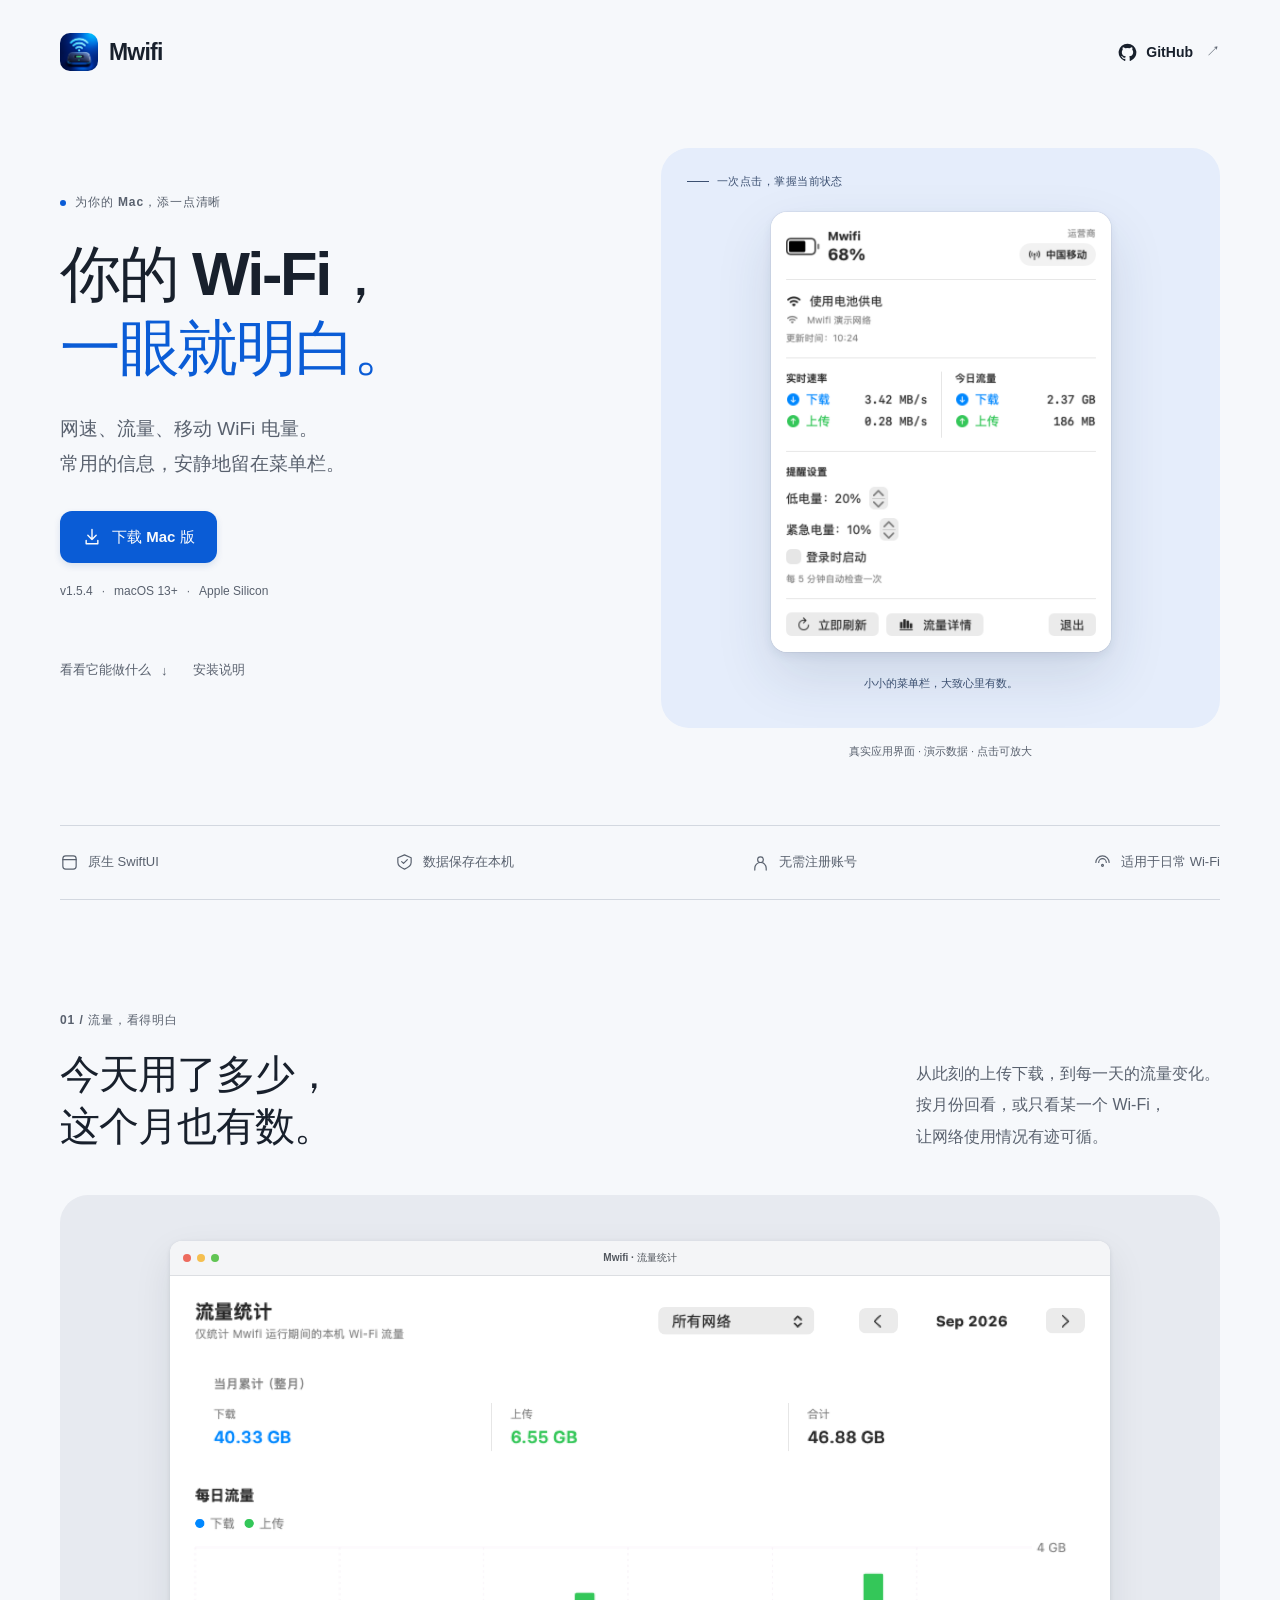
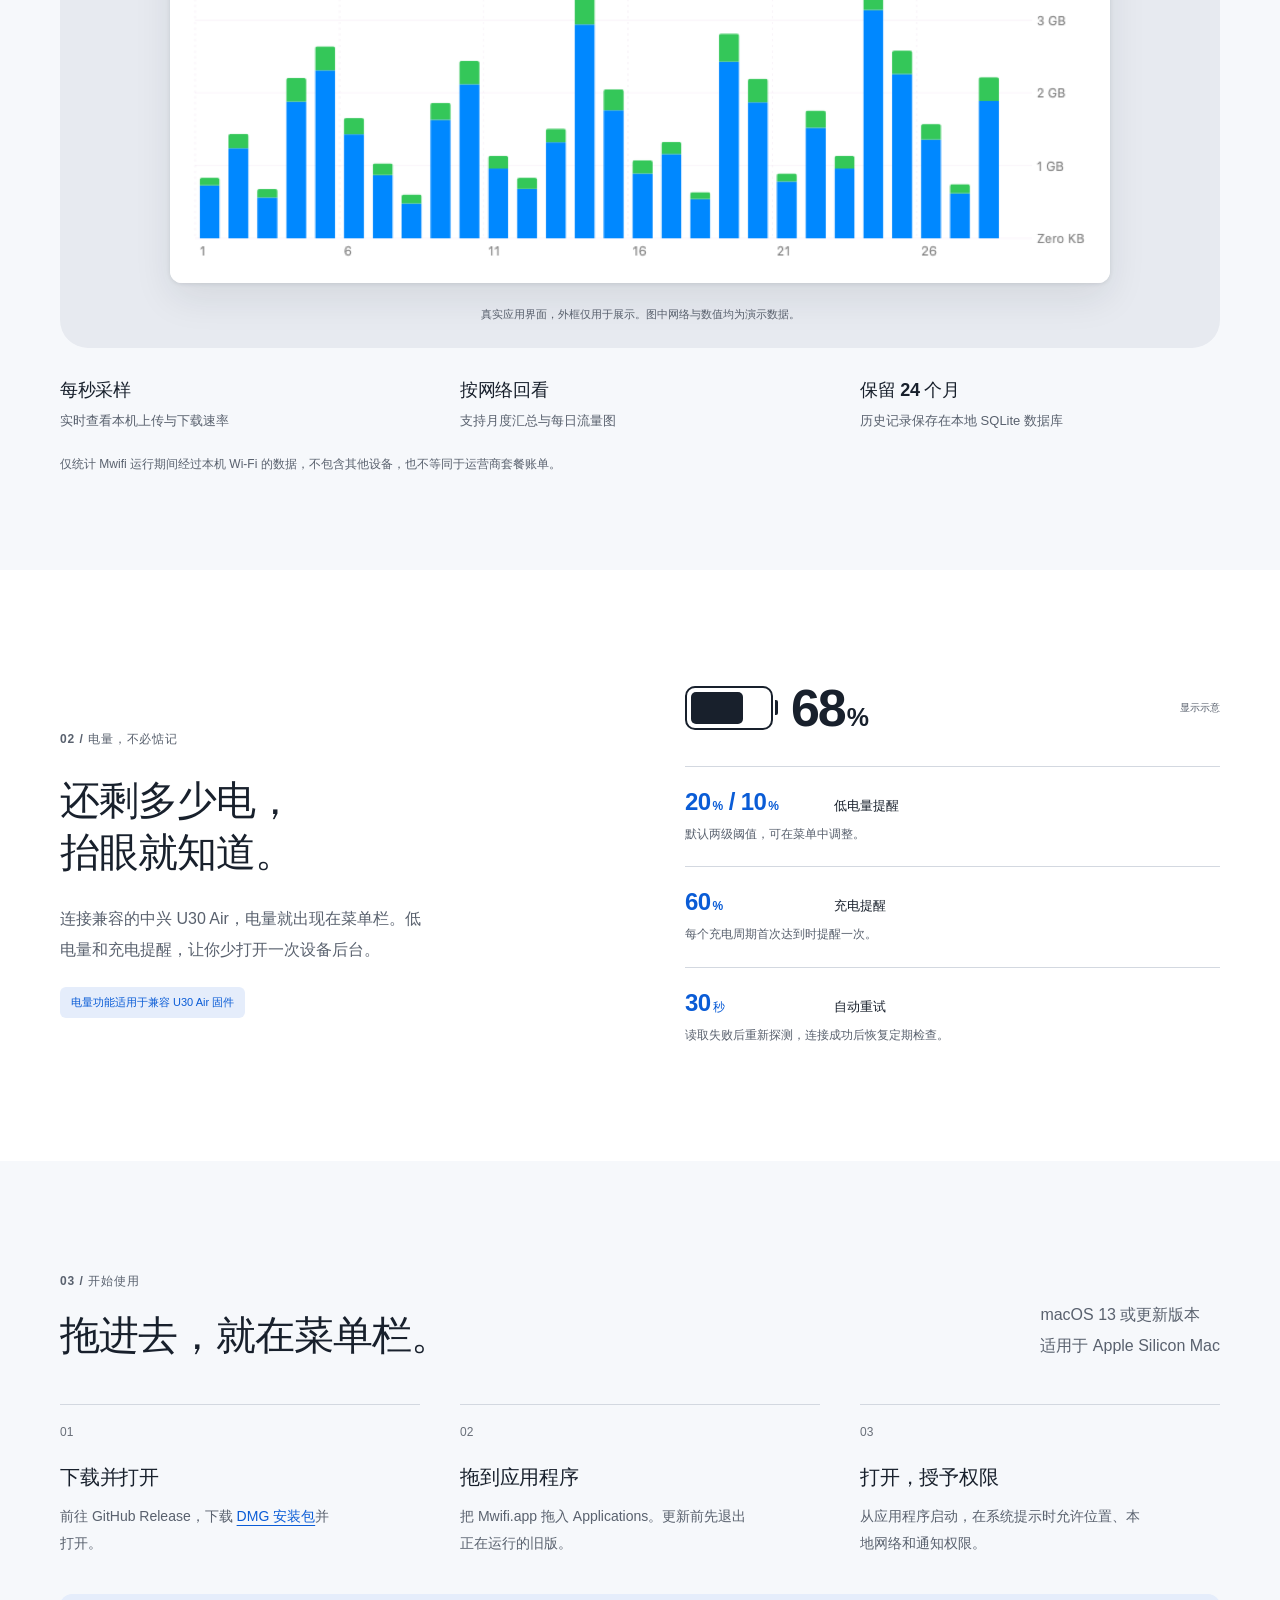
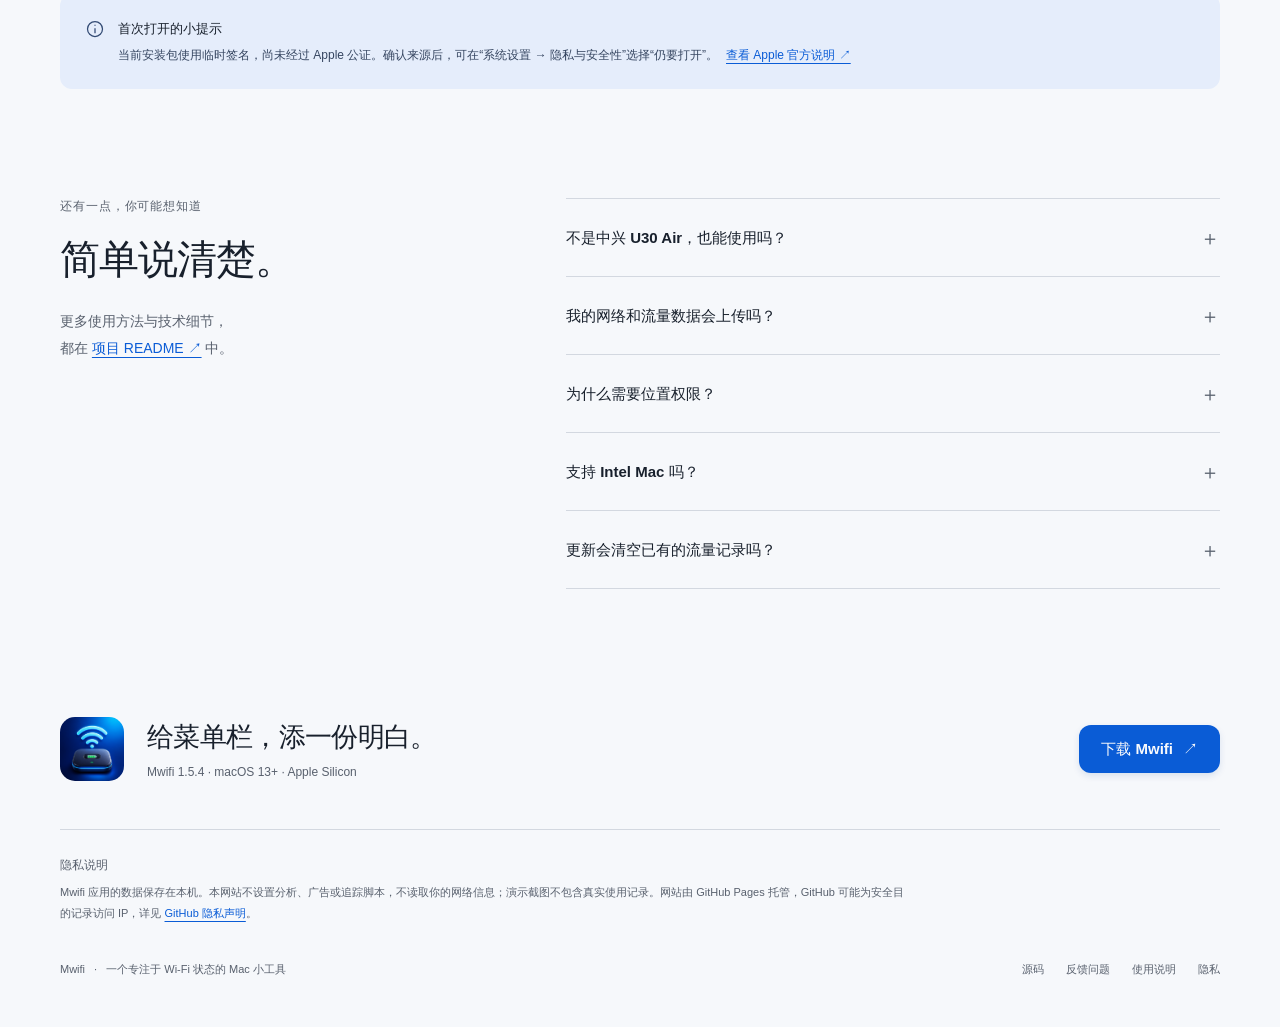
<file: docs/index.html>
<!doctype html>
<html lang="zh-CN">
<head>
  <meta charset="utf-8">
  <meta name="viewport" content="width=device-width, initial-scale=1">
  <meta name="description" content="Mwifi 是原生 macOS 菜单栏工具，查看 Wi-Fi 实时网速、每日与月度流量，以及兼容中兴 U30 Air 的电量与充电提醒。">
  <meta name="theme-color" content="#f7f8fa">
  <meta property="og:type" content="website">
  <meta property="og:title" content="Mwifi · 你的 Wi-Fi，一眼就明白。">
  <meta property="og:description" content="网速、流量、移动 WiFi 电量。常用的信息，安静地留在 Mac 菜单栏。">
  <meta property="og:url" content="https://donga5.github.io/Mwifi/">
  <meta property="og:image" content="https://donga5.github.io/Mwifi/assets/app-icon.png">
  <link rel="canonical" href="https://donga5.github.io/Mwifi/">
  <link rel="icon" href="assets/app-icon.png" type="image/png">
  <link rel="stylesheet" href="styles.css">
  <script src="site.js" defer></script>
  <title>Mwifi · 你的 Wi-Fi，一眼就明白。</title>
</head>
<body>
  <a class="skip-link" href="#main-content">跳到主要内容</a>
  <header class="site-header container">
    <a class="brand" href="./" aria-label="Mwifi 首页">
      <img src="assets/app-icon.png" width="38" height="38" alt="">
      <span>Mwifi</span>
    </a>
    <a class="github-link" href="https://github.com/Donga5/Mwifi">
      <svg viewBox="0 0 24 24" width="19" height="19" aria-hidden="true"><path fill="currentColor" d="M12 .8a11.2 11.2 0 0 0-3.54 21.83c.56.1.77-.24.77-.54v-2.08c-3.13.68-3.79-1.33-3.79-1.33-.51-1.3-1.25-1.65-1.25-1.65-1.02-.7.08-.69.08-.69 1.13.08 1.73 1.16 1.73 1.16 1 1.72 2.63 1.22 3.27.94.1-.73.39-1.22.71-1.5-2.5-.28-5.12-1.25-5.12-5.55 0-1.23.44-2.23 1.15-3.02-.12-.28-.5-1.43.11-2.98 0 0 .94-.3 3.08 1.15a10.75 10.75 0 0 1 5.6 0c2.14-1.45 3.07-1.15 3.07-1.15.61 1.55.23 2.7.12 2.98a4.36 4.36 0 0 1 1.14 3.02c0 4.31-2.62 5.26-5.13 5.54.4.35.76 1.03.76 2.08v3.08c0 .3.2.65.77.54A11.2 11.2 0 0 0 12 .8Z"/></svg>
      GitHub <span aria-hidden="true">↗</span>
    </a>
  </header>

  <main id="main-content">
    <section class="hero container" aria-labelledby="hero-title">
      <div class="hero-copy">
        <p class="eyebrow"><span class="status-dot" aria-hidden="true"></span> 为你的 Mac，添一点清晰</p>
        <h1 id="hero-title">你的 Wi-Fi，<br><span>一眼就明白。</span></h1>
        <p class="hero-description">网速、流量、移动 WiFi 电量。<br>常用的信息，安静地留在菜单栏。</p>
        <a class="button primary" href="https://github.com/Donga5/Mwifi/releases/latest">
          <svg viewBox="0 0 24 24" width="20" height="20" fill="none" stroke="currentColor" stroke-width="1.7" stroke-linecap="round" stroke-linejoin="round" aria-hidden="true"><path d="M12 3v12m-5-5 5 5 5-5M5 16v4h14v-4"/></svg>
          下载 Mac 版
        </a>
        <p class="download-meta"><a href="https://github.com/Donga5/Mwifi/releases/tag/v1.5.4">v1.5.4</a><span>macOS 13+</span><span>Apple Silicon</span></p>
        <nav class="section-nav" aria-label="页面导航">
          <a href="#features">看看它能做什么 <span aria-hidden="true">↓</span></a>
          <a href="#install">安装说明</a>
        </nav>
      </div>
      <figure class="hero-visual">
        <div class="menu-stage">
          <div class="stage-label"><span class="small-line" aria-hidden="true"></span> 一次点击，掌握当前状态</div>
          <a class="screenshot-link menu-shot" href="assets/menu.png" data-lightbox data-caption="Mwifi 菜单弹窗：真实界面，网络名称与数值为演示数据。" aria-label="放大查看 Mwifi 菜单弹窗截图">
            <img src="assets/menu.png" width="720" height="932" alt="Mwifi 菜单弹窗，展示 68% 电量、实时上传下载速率、今日流量和提醒设置。截图使用演示数据。" fetchpriority="high">
            <span class="zoom-indicator" aria-hidden="true">＋</span>
          </a>
          <span class="stage-note">小小的菜单栏，大致心里有数。</span>
        </div>
        <figcaption>真实应用界面 · 演示数据 · 点击可放大</figcaption>
      </figure>
    </section>

    <div class="utility-strip container" aria-label="应用特点">
      <span><svg viewBox="0 0 20 20" aria-hidden="true"><rect x="3" y="3" width="14" height="14" rx="3"/><path d="M3 7h14"/></svg>原生 SwiftUI</span>
      <span><svg viewBox="0 0 20 20" aria-hidden="true"><path d="M10 2 3 5v5c0 4 7 7 7 7s7-3 7-7V5Z"/><path d="m7 9 2 2 4-4"/></svg>数据保存在本机</span>
      <span><svg viewBox="0 0 20 20" aria-hidden="true"><circle cx="10" cy="7" r="3"/><path d="M4 18v-2a6 6 0 0 1 12 0v2"/></svg>无需注册账号</span>
      <span><svg viewBox="0 0 20 20" aria-hidden="true"><path d="M3 10a7 7 0 0 1 14 0M6 10a4 4 0 0 1 8 0"/><circle cx="10" cy="13" r="1"/></svg>适用于日常 Wi-Fi</span>
    </div>

    <section class="traffic-section container section" id="features" aria-labelledby="traffic-title">
      <div class="section-heading">
        <div><p class="eyebrow">01 / 流量，看得明白</p><h2 id="traffic-title">今天用了多少，<br>这个月也有数。</h2></div>
        <p class="section-intro">从此刻的上传下载，到每一天的流量变化。<br class="desktop-only">按月份回看，或只看某一个 Wi-Fi，<br class="desktop-only">让网络使用情况有迹可循。</p>
      </div>
      <figure class="traffic-figure">
        <a class="screenshot-link traffic-shot" href="assets/traffic.png" data-lightbox data-caption="Mwifi 流量统计：2026 年 9 月的演示数据，不代表实际网络性能或使用记录。" aria-label="放大查看 Mwifi 流量统计截图">
          <div class="window-chrome" aria-hidden="true"><span class="traffic-lights"><i></i><i></i><i></i></span><span>Mwifi · 流量统计</span><span class="chrome-spacer"></span></div>
          <img src="assets/traffic.png" width="1640" height="1060" alt="流量统计窗口，包含月份切换、网络筛选、上传下载汇总和每日柱状图，使用 2026 年 9 月的演示数据。" loading="lazy">
          <span class="zoom-indicator" aria-hidden="true">＋</span>
        </a>
        <figcaption>真实应用界面，外框仅用于展示。图中网络与数值均为演示数据。</figcaption>
      </figure>
      <div class="traffic-facts">
        <p><strong>每秒采样</strong><span>实时查看本机上传与下载速率</span></p>
        <p><strong>按网络回看</strong><span>支持月度汇总与每日流量图</span></p>
        <p><strong>保留 24 个月</strong><span>历史记录保存在本地 SQLite 数据库</span></p>
      </div>
      <p class="scope-note">仅统计 Mwifi 运行期间经过本机 Wi-Fi 的数据，不包含其他设备，也不等同于运营商套餐账单。</p>
    </section>

    <section class="battery-section section" aria-labelledby="battery-title">
      <div class="container battery-grid">
        <div class="battery-copy"><p class="eyebrow">02 / 电量，不必惦记</p><h2 id="battery-title">还剩多少电，<br>抬眼就知道。</h2><p>连接兼容的中兴 U30 Air，电量就出现在菜单栏。低电量和充电提醒，让你少打开一次设备后台。</p><span class="compatibility-note">电量功能适用于兼容 U30 Air 固件</span></div>
        <div class="battery-details">
          <div class="battery-display" aria-hidden="true"><div class="battery-outline"><div class="battery-fill"></div></div><span>68<small>%</small></span><span class="demo-label">显示示意</span></div>
          <dl class="reminder-list">
            <div><dt><span class="reminder-number">20<small>%</small> / 10<small>%</small></span>低电量提醒</dt><dd>默认两级阈值，可在菜单中调整。</dd></div>
            <div><dt><span class="reminder-number">60<small>%</small></span>充电提醒</dt><dd>每个充电周期首次达到时提醒一次。</dd></div>
            <div><dt><span class="reminder-number">30<small>秒</small></span>自动重试</dt><dd>读取失败后重新探测，连接成功后恢复定期检查。</dd></div>
          </dl>
        </div>
      </div>
    </section>

    <section class="install-section container section" id="install" aria-labelledby="install-title">
      <div class="section-heading"><div><p class="eyebrow">03 / 开始使用</p><h2 id="install-title">拖进去，就在菜单栏。</h2></div><p class="section-intro">macOS 13 或更新版本<br>适用于 Apple Silicon Mac</p></div>
      <ol class="install-steps">
        <li><span class="step-number">01</span><h3>下载并打开</h3><p>前往 GitHub Release，下载 <a href="https://github.com/Donga5/Mwifi/releases/latest">DMG 安装包</a>并打开。</p></li>
        <li><span class="step-number">02</span><h3>拖到应用程序</h3><p>把 Mwifi.app 拖入 Applications。更新前先退出正在运行的旧版。</p></li>
        <li><span class="step-number">03</span><h3>打开，授予权限</h3><p>从应用程序启动，在系统提示时允许位置、本地网络和通知权限。</p></li>
      </ol>
      <aside class="signing-note"><svg viewBox="0 0 24 24" aria-hidden="true"><circle cx="12" cy="12" r="9"/><path d="M12 11v6m0-10v1"/></svg><p><strong>首次打开的小提示</strong>当前安装包使用临时签名，尚未经过 Apple 公证。确认来源后，可在“系统设置 → 隐私与安全性”选择“仍要打开”。<a href="https://support.apple.com/zh-cn/102445">查看 Apple 官方说明 ↗</a></p></aside>
    </section>

    <section class="faq-section container section" id="questions" aria-labelledby="faq-title">
      <div class="faq-heading"><p class="eyebrow">还有一点，你可能想知道</p><h2 id="faq-title">简单说清楚。</h2><p>更多使用方法与技术细节，<br>都在 <a href="https://github.com/Donga5/Mwifi#readme">项目 README ↗</a> 中。</p></div>
      <div class="faq-list">
        <details><summary>不是中兴 U30 Air，也能使用吗？<span aria-hidden="true">＋</span></summary><p>可以使用本机 Wi-Fi 网速与流量统计，包括手机热点和普通路由器。设备电量和充电提醒需要 U30 Air 的兼容本地接口，其他设备通常会显示“电量不可读取”。</p></details>
        <details><summary>我的网络和流量数据会上传吗？<span aria-hidden="true">＋</span></summary><p>应用不上传网络名称、设备状态或流量记录，也不包含广告、分析或遥测服务。流量记录保存在本机数据库，设备状态通过局域网读取。<a href="#privacy">了解隐私说明</a>。</p></details>
        <details><summary>为什么需要位置权限？<span aria-hidden="true">＋</span></summary><p>macOS 通过位置权限控制 Wi-Fi 名称的读取。Mwifi 使用网络名称进行分类和流量归属；未授权时，无法准确区分不同网络。</p></details>
        <details><summary>支持 Intel Mac 吗？<span aria-hidden="true">＋</span></summary><p>当前提供的安装包为 arm64，仅支持 Apple Silicon。最低系统要求为 macOS 13，暂不提供 Intel 安装包。</p></details>
        <details><summary>更新会清空已有的流量记录吗？<span aria-hidden="true">＋</span></summary><p>更新时先退出旧版，再替换应用即可。流量数据库单独保存在应用支持目录，替换应用不会主动删除这些记录。</p></details>
      </div>
    </section>

    <section class="closing container" aria-labelledby="closing-title"><img src="assets/app-icon.png" width="64" height="64" alt="" loading="lazy"><div><h2 id="closing-title">给菜单栏，添一份明白。</h2><p>Mwifi 1.5.4 · macOS 13+ · Apple Silicon</p></div><a class="button primary" href="https://github.com/Donga5/Mwifi/releases/latest">下载 Mwifi <span aria-hidden="true">↗</span></a></section>

    <section class="privacy-note container" id="privacy" aria-labelledby="privacy-title"><h2 id="privacy-title">隐私说明</h2><p>Mwifi 应用的数据保存在本机。本网站不设置分析、广告或追踪脚本，不读取你的网络信息；演示截图不包含真实使用记录。网站由 GitHub Pages 托管，GitHub 可能为安全目的记录访问 IP，详见 <a href="https://docs.github.com/en/site-policy/privacy-policies/github-general-privacy-statement">GitHub 隐私声明</a>。</p></section>
  </main>

  <footer class="site-footer container"><span>Mwifi <span class="footer-dot">·</span> 一个专注于 Wi-Fi 状态的 Mac 小工具</span><nav aria-label="页脚导航"><a href="https://github.com/Donga5/Mwifi">源码</a><a href="https://github.com/Donga5/Mwifi/issues">反馈问题</a><a href="https://github.com/Donga5/Mwifi#安装与更新">使用说明</a><a href="#privacy">隐私</a></nav></footer>

  <dialog class="image-dialog" aria-labelledby="image-caption">
    <div class="dialog-toolbar"><span>应用截图</span><a class="view-original" href="assets/menu.png" target="_blank" rel="noopener">打开原图 ↗</a><button type="button" class="close-dialog" aria-label="关闭截图">关闭 <span aria-hidden="true">×</span></button></div>
    <div class="dialog-image-area"><img id="expanded-image" alt=""></div>
    <p id="image-caption"></p>
  </dialog>
</body>
</html>
</file>
<file: docs/styles.css>
:root {
  color-scheme: light;
  --canvas: oklch(97.8% 0.004 260);
  --paper: oklch(100% 0 0);
  --ink: oklch(24% 0.026 260);
  --muted: oklch(49% 0.024 260);
  --subtle: oklch(54% 0.018 260);
  --blue: oklch(51% 0.20 260);
  --blue-light: oklch(94.5% 0.021 260);
  --line: oklch(88% 0.012 260);
  --radius-sm: 6px;
  --radius-button: 12px;
  --radius-window: 20px;
  --radius-stage: 28px;
  --ease: cubic-bezier(0.16, 1, 0.3, 1);
  font-family: -apple-system, BlinkMacSystemFont, "SF Pro Display", "PingFang SC", "Microsoft YaHei", sans-serif;
  font-synthesis: none;
  scroll-behavior: smooth;
  scroll-padding-top: 36px;
}
* { box-sizing: border-box; }
body { margin: 0; background: var(--canvas); color: var(--ink); -webkit-font-smoothing: antialiased; -moz-osx-font-smoothing: grayscale; }
body:has(dialog[open]) { overflow: hidden; }
a { color: inherit; text-decoration: none; }
button, summary, a { -webkit-tap-highlight-color: transparent; touch-action: manipulation; }
button { font: inherit; }
img { display: block; max-width: 100%; height: auto; }
p { text-wrap: pretty; }
h1, h2, h3 { margin: 0; text-wrap: balance; font-weight: 650; }
figure { margin: 0; }
:focus-visible { outline: 3px solid var(--blue); outline-offset: 5px; border-radius: 4px; }
.container { width: min(1160px, calc(100% - 96px)); margin-inline: auto; }
.skip-link { position: fixed; left: 16px; top: 12px; padding: 12px 18px; background: var(--ink); color: var(--paper); z-index: 20; transform: translateY(-150%); }
.skip-link:focus { transform: translateY(0); }
.site-header { display: flex; justify-content: space-between; align-items: center; height: 104px; }
.brand { display: inline-flex; align-items: center; gap: 11px; min-height: 44px; font-size: 23px; font-weight: 650; letter-spacing: -0.035em; }
.brand img { border-radius: 10px; }
.github-link { display: inline-flex; align-items: center; min-height: 44px; gap: 9px; font-size: 14px; font-weight: 560; }
.github-link > span { color: var(--muted); margin-left: 4px; }
.hero { display: grid; grid-template-columns: 1fr 1fr; align-items: center; gap: 42px; padding-top: 44px; padding-bottom: 64px; }
.hero-copy { padding-bottom: 22px; }
.eyebrow { margin: 0 0 26px; font-size: 12px; letter-spacing: 0.075em; font-weight: 560; color: var(--muted); display: flex; align-items: center; gap: 9px; }
.status-dot { width: 6px; height: 6px; background: var(--blue); border-radius: 50%; display: inline-block; }
h1 { font-size: clamp(44px, 4.8vw, 64px); line-height: 1.2; letter-spacing: -0.038em; }
h1 span { color: var(--blue); }
.hero-description { font-size: 19px; line-height: 1.85; color: var(--muted); margin: 26px 0 30px; }
.button { display: inline-flex; align-items: center; justify-content: center; gap: 10px; min-height: 52px; padding: 14px 22px; border-radius: var(--radius-button); font-size: 15px; font-weight: 580; transition: transform 160ms var(--ease), opacity 160ms var(--ease); }
.primary { background: var(--blue); color: oklch(98.5% 0.003 260); box-shadow: 0 3px 7px oklch(40% 0.15 260 / 12%); }
.button:active { transform: scale(0.97); }
.download-meta { display: flex; flex-wrap: wrap; align-items: center; gap: 0; color: var(--muted); font-size: 12px; margin: 17px 0 0; line-height: 1.8; font-variant-numeric: tabular-nums; }
.download-meta a { display: inline-flex; align-items: center; min-height: 44px; margin-block: -10px; }
.download-meta span::before { content: "·"; margin: 0 9px; color: var(--subtle); }
.section-nav { display: flex; gap: 25px; margin-top: 44px; font-size: 13px; color: var(--muted); }
.section-nav a { min-height: 44px; display: inline-flex; align-items: center; gap: 10px; }
.hero-visual { position: relative; }
.menu-stage { background: var(--blue-light); min-height: 580px; border-radius: var(--radius-stage); padding: 26px 20px 22px; display: flex; flex-direction: column; align-items: center; }
.stage-label { color: oklch(43% 0.060 260); font-size: 11px; letter-spacing: 0.04em; align-self: flex-start; display: flex; align-items: center; gap: 8px; margin-left: 6px; margin-bottom: 23px; }
.small-line { display: inline-block; width: 22px; height: 1px; background: currentColor; }
.screenshot-link { position: relative; display: block; overflow: hidden; cursor: zoom-in; }
.menu-shot { width: 340px; border-radius: 16px; box-shadow: 0 24px 56px oklch(33% 0.066 260 / 13%), 0 4px 10px oklch(33% 0.066 260 / 8%), 0 0 0 1px oklch(50% 0.04 260 / 8%); background: var(--paper); transition: transform 350ms var(--ease); }
.menu-shot img { width: 100%; }
.stage-note { font-size: 11px; color: oklch(43% 0.06 260); margin-top: 24px; }
figcaption { text-align: center; font-size: 11px; line-height: 1.7; color: var(--muted); margin-top: 14px; }
.zoom-indicator { position: absolute; right: 13px; bottom: 13px; display: flex; justify-content: center; align-items: center; width: 30px; height: 30px; font-size: 22px; border-radius: 50%; background: var(--ink); color: var(--paper); opacity: 0; transform: scale(0.8); transition: opacity 180ms var(--ease), transform 180ms var(--ease); }
.screenshot-link:focus-visible .zoom-indicator { opacity: 1; transform: scale(1); }
.utility-strip { display: flex; justify-content: space-between; flex-wrap: wrap; gap: 18px; padding-block: 27px; border-block: 1px solid var(--line); }
.utility-strip > span { display: flex; align-items: center; gap: 9px; color: var(--muted); font-size: 13px; }
.utility-strip svg { width: 19px; height: 19px; stroke: var(--muted); stroke-width: 1.25; fill: none; stroke-linecap: round; stroke-linejoin: round; }
.section { padding-top: 112px; padding-bottom: 94px; }
.section-heading { display: flex; justify-content: space-between; align-items: flex-end; gap: 40px; margin-bottom: 43px; }
h2 { font-size: 40px; line-height: 1.3; letter-spacing: -0.025em; }
.section-heading .eyebrow { margin-bottom: 19px; }
.section-intro { color: var(--muted); font-size: 16px; line-height: 1.95; margin: 0; max-width: 405px; }
.traffic-figure { background: oklch(93.7% 0.009 260); padding: 46px 54px 24px; border-radius: var(--radius-stage); }
.traffic-shot { border-radius: 12px; max-width: 940px; margin-inline: auto; background: var(--paper); box-shadow: 0 15px 38px oklch(24% 0.026 260 / 9%), 0 1px 4px oklch(24% 0.026 260 / 10%); }
.traffic-shot img { width: 100%; }
.window-chrome { display: flex; justify-content: space-between; align-items: center; height: 35px; padding: 0 13px; font-size: 10px; font-weight: 560; color: oklch(45% 0.014 260); background: oklch(97% 0.003 260); border-bottom: 1px solid oklch(90% 0.006 260); }
.traffic-lights { display: inline-flex; gap: 6px; width: 46px; }
.traffic-lights i { width: 8px; height: 8px; background: #ed6b5e; border-radius: 50%; }
.traffic-lights i:nth-child(2) { background: #f5bf50; }
.traffic-lights i:nth-child(3) { background: #61c554; }
.chrome-spacer { width: 46px; }
.traffic-figure figcaption { margin-top: 22px; }
.traffic-facts { display: grid; grid-template-columns: repeat(3, 1fr); gap: 40px; padding-block: 30px 22px; }
.traffic-facts p { margin: 0; }
.traffic-facts strong { display: block; font-weight: 620; font-size: 18px; letter-spacing: -0.015em; margin-bottom: 8px; }
.traffic-facts span { font-size: 13px; color: var(--muted); line-height: 1.7; }
.scope-note { font-size: 12px; line-height: 1.8; color: var(--muted); margin: 0; }
.battery-section { background: var(--paper); }
.battery-grid { display: grid; grid-template-columns: 1fr 1fr; gap: 90px; align-items: center; }
.battery-copy > p:not(.eyebrow) { max-width: 365px; margin: 25px 0 22px; font-size: 16px; line-height: 1.95; color: var(--muted); }
.compatibility-note { display: inline-block; font-size: 11px; color: var(--blue); padding: 8px 11px; background: var(--blue-light); border-radius: var(--radius-sm); }
.battery-display { display: flex; align-items: center; gap: 18px; padding-bottom: 32px; }
.battery-outline { width: 88px; height: 44px; border: 2px solid var(--ink); border-radius: 10px; padding: 4px; position: relative; }
.battery-outline::after { content: ""; position: absolute; right: -7px; top: 12px; width: 3px; height: 15px; background: var(--ink); border-radius: 0 2px 2px 0; }
.battery-fill { width: 68%; height: 100%; background: var(--ink); border-radius: 5px; }
.battery-display > span:not(.demo-label) { font-size: 52px; letter-spacing: -0.04em; font-weight: 600; line-height: 1; font-variant-numeric: tabular-nums; }
.battery-display small { font-size: 25px; margin-left: 2px; }
.demo-label { margin-left: auto; font-size: 10px; color: var(--muted); }
.reminder-list { margin: 0; }
.reminder-list > div { padding: 21px 0; border-top: 1px solid var(--line); }
.reminder-list dt { font-size: 13px; font-weight: 550; display: flex; align-items: baseline; gap: 19px; }
.reminder-number { width: 130px; flex: 0 0 130px; font-size: 24px; font-weight: 600; color: var(--blue); letter-spacing: -0.025em; font-variant-numeric: tabular-nums; }
.reminder-number small { font-size: 12px; margin-left: 2px; }
.reminder-list dd { font-size: 12px; color: var(--muted); margin: 8px 0 0; line-height: 1.8; }
.install-steps { display: grid; grid-template-columns: repeat(3, 1fr); gap: 40px; padding: 0; margin: 0; list-style: none; }
.install-steps li { padding-top: 20px; border-top: 1px solid var(--line); }
.step-number { display: block; font-size: 12px; color: var(--subtle); margin-bottom: 25px; font-variant-numeric: tabular-nums; }
h3 { font-size: 20px; letter-spacing: -0.012em; }
.install-steps p { font-size: 14px; line-height: 1.9; margin: 12px 0 0; color: var(--muted); max-width: 290px; }
.install-steps a, .signing-note a, .faq-list p a, .faq-heading a, .privacy-note a { color: var(--blue); text-decoration: underline; text-underline-offset: 4px; }
.signing-note { display: flex; gap: 13px; padding: 22px 25px; margin-top: 37px; background: var(--blue-light); border-radius: var(--radius-button); }
.signing-note svg { flex: 0 0 20px; width: 20px; height: 20px; fill: none; stroke: oklch(41% 0.075 260); stroke-width: 1.5; margin-top: 3px; }
.signing-note p { margin: 0; color: oklch(39% 0.05 260); font-size: 12px; line-height: 1.95; }
.signing-note strong { display: block; color: var(--ink); font-size: 13px; margin-bottom: 3px; }
.signing-note a { white-space: nowrap; margin-left: 8px; }
.faq-section { display: grid; grid-template-columns: 0.8fr 1.2fr; gap: 70px; padding-top: 15px; }
.faq-heading .eyebrow { margin-bottom: 18px; }
.faq-heading p:not(.eyebrow) { color: var(--muted); font-size: 14px; line-height: 1.9; margin-top: 23px; }
.faq-list { border-top: 1px solid var(--line); }
details { border-bottom: 1px solid var(--line); }
summary { min-height: 77px; display: flex; justify-content: space-between; align-items: center; gap: 15px; cursor: pointer; font-size: 15px; font-weight: 550; line-height: 1.6; padding-block: 19px; list-style: none; }
summary::-webkit-details-marker { display: none; }
summary span { font-size: 20px; font-weight: 400; color: var(--muted); transition: transform 200ms var(--ease); }
details[open] summary span { transform: rotate(45deg); }
details p { margin: 0 30px 24px 0; font-size: 14px; line-height: 1.95; color: var(--muted); }
.closing { display: flex; align-items: center; gap: 23px; padding: 34px 0 48px; border-bottom: 1px solid var(--line); }
.closing img { border-radius: 15px; }
.closing h2 { font-size: 27px; }
.closing p { font-size: 12px; color: var(--muted); margin: 10px 0 0; }
.closing .button { margin-left: auto; min-height: 48px; }
.privacy-note { padding-top: 28px; }
.privacy-note h2 { font-size: 12px; color: var(--muted); letter-spacing: 0; }
.privacy-note p { max-width: 850px; color: var(--muted); font-size: 11px; line-height: 1.9; margin: 8px 0 0; }
.site-footer { display: flex; justify-content: space-between; align-items: center; gap: 25px; padding-block: 24px 35px; color: var(--muted); font-size: 11px; line-height: 1.7; }
.footer-dot { padding-inline: 6px; }
.site-footer nav { display: flex; gap: 22px; }
.site-footer a { display: inline-flex; align-items: center; min-height: 44px; }
.image-dialog { width: min(1120px, calc(100% - 40px)); max-height: calc(100dvh - 40px); padding: 0; border: 0; border-radius: var(--radius-window); background: var(--canvas); color: var(--ink); box-shadow: 0 24px 100px #0004; overscroll-behavior: contain; }
.image-dialog::backdrop { background: oklch(15% 0.02 260 / 72%); }
.dialog-toolbar { display: flex; justify-content: space-between; align-items: center; padding: 12px 20px; position: sticky; top: 0; background: var(--canvas); z-index: 1; font-size: 13px; }
.view-original { color: var(--blue); display: inline-flex; align-items: center; min-height: 44px; margin-left: auto; margin-right: 15px; }
.close-dialog { display: inline-flex; gap: 13px; align-items: center; min-height: 44px; padding: 8px 12px; border: 0; background: none; border-radius: var(--radius-sm); color: var(--ink); cursor: pointer; }
.close-dialog span { font-size: 23px; }
.dialog-image-area { padding: 0 24px; display: flex; justify-content: center; }
.dialog-image-area img { width: auto; height: auto; max-height: calc(100dvh - 175px); object-fit: contain; border-radius: 10px; }
#image-caption { margin: 17px 24px 23px; color: var(--muted); font-size: 12px; text-align: center; line-height: 1.7; }
.error-page { min-height: 78dvh; display: flex; flex-direction: column; align-items: flex-start; justify-content: center; gap: 25px; }
.error-page .eyebrow { margin: 0; }
.error-page p:not(.eyebrow) { color: var(--muted); max-width: 500px; line-height: 1.9; }
@media (hover: hover) {
  .button:hover { transform: translateY(-2px); opacity: 0.93; }
  .screenshot-link:hover .zoom-indicator { opacity: 1; transform: scale(1); }
  .menu-shot:hover { transform: translateY(-3px); }
  .github-link:hover, .section-nav a:hover, .download-meta a:hover, .site-footer a:hover { color: var(--blue); text-decoration: underline; text-underline-offset: 5px; }
  .close-dialog:hover { background: var(--blue-light); }
}
@media (max-width: 1100px) {
  .container { width: calc(100% - 72px); }
  .hero { gap: 28px; }
  .menu-shot { width: 305px; }
  .menu-stage { min-height: 530px; }
  .hero-description { font-size: 17px; }
  .battery-grid { gap: 60px; }
}
@media (max-width: 900px) {
  .container { width: calc(100% - 56px); }
  .hero { grid-template-columns: 1fr; padding-top: 40px; gap: 28px; }
  .hero-copy { padding-bottom: 0; }
  h1 { font-size: 62px; }
  .hero-visual { width: 100%; max-width: 600px; justify-self: center; }
  .menu-stage { min-height: auto; padding-top: 24px; padding-bottom: 22px; }
  .menu-shot { width: 330px; }
  .section-nav { margin-top: 20px; }
  .utility-strip { display: grid; grid-template-columns: 1fr 1fr; row-gap: 22px; }
  .section { padding-block: 76px; }
  .section-heading { align-items: flex-start; }
  h2 { font-size: 34px; }
  .section-intro { font-size: 14px; max-width: 270px; }
  .traffic-figure { padding: 28px 26px 20px; }
  .traffic-facts { gap: 24px; }
  .traffic-facts strong { font-size: 16px; }
  .battery-grid { gap: 35px; }
  .battery-copy > p:not(.eyebrow) { font-size: 14px; }
  .install-steps { gap: 24px; }
  .faq-section { gap: 35px; padding-top: 0; }
  .closing h2 { font-size: 24px; }
  .closing { gap: 17px; }
  .closing .button { white-space: nowrap; padding-inline: 17px; }
  .site-footer { align-items: flex-start; flex-direction: column; gap: 7px; }
}
@media (max-width: 600px) {
  .container { width: calc(100% - 40px); }
  .site-header { height: 84px; }
  .brand { font-size: 21px; gap: 9px; }
  .brand img { width: 33px; height: 33px; border-radius: 9px; }
  .github-link { font-size: 12px; gap: 7px; }
  .hero { padding-top: 23px; padding-bottom: 40px; gap: 28px; }
  .hero .eyebrow { margin-bottom: 24px; font-size: 11px; }
  h1 { font-size: clamp(38px, 10.5vw, 54px); line-height: 1.25; }
  .hero-description { font-size: 16px; line-height: 1.8; margin: 22px 0 24px; }
  .button { min-height: 50px; padding: 13px 20px; font-size: 14px; }
  .download-meta { font-size: 10px; margin-top: 17px; }
  .download-meta span::before { margin-inline: 6px; }
  .section-nav { gap: 24px; font-size: 12px; margin-top: 18px; }
  .menu-stage { padding: 19px 14px 17px; border-radius: 20px; }
  .stage-label { font-size: 10px; margin-left: 1px; margin-bottom: 19px; }
  .menu-shot { width: min(290px, 100%); border-radius: 13px; }
  .stage-note { font-size: 10px; margin-top: 19px; }
  figcaption { font-size: 10px; }
  .utility-strip { padding-block: 24px; gap: 19px 8px; }
  .utility-strip > span { font-size: 11px; gap: 7px; }
  .utility-strip svg { width: 16px; height: 16px; }
  .section { padding-block: 61px; }
  .section-heading { flex-direction: column; gap: 22px; margin-bottom: 27px; }
  .eyebrow { font-size: 10px; margin-bottom: 19px; }
  h2 { font-size: 30px; line-height: 1.33; }
  .section-intro { max-width: 100%; font-size: 14px; line-height: 1.9; }
  .desktop-only { display: none; }
  .traffic-figure { padding: 16px 10px 14px; border-radius: 17px; }
  .traffic-shot { border-radius: 7px; }
  .window-chrome { height: 23px; padding-inline: 8px; font-size: 7px; }
  .traffic-lights { gap: 3px; width: 26px; }
  .traffic-lights i { width: 5px; height: 5px; }
  .chrome-spacer { width: 26px; }
  .traffic-figure figcaption { font-size: 9px; margin-top: 13px; }
  .zoom-indicator { opacity: 1; transform: scale(1); width: 26px; height: 26px; font-size: 19px; bottom: 9px; right: 9px; }
  .traffic-facts { grid-template-columns: 1fr; padding-top: 25px; padding-bottom: 20px; gap: 18px; }
  .traffic-facts p { display: flex; align-items: baseline; gap: 18px; }
  .traffic-facts strong { flex: 0 0 102px; font-size: 14px; margin: 0; }
  .traffic-facts span { font-size: 11px; }
  .scope-note { font-size: 10px; }
  .battery-grid { grid-template-columns: 1fr; gap: 42px; }
  .battery-copy > p:not(.eyebrow) { margin-top: 20px; max-width: 100%; }
  .battery-display { padding-bottom: 29px; }
  .reminder-list > div { padding-block: 18px; }
  .reminder-list dd { font-size: 12px; }
  .install-steps { grid-template-columns: 1fr; gap: 22px; }
  .install-steps li { display: grid; grid-template-columns: 35px 1fr; column-gap: 10px; padding-top: 20px; }
  .step-number { margin: 4px 0 0; grid-row: span 2; }
  h3 { font-size: 18px; }
  .install-steps p { margin-top: 9px; max-width: 100%; font-size: 13px; }
  .signing-note { padding: 19px 16px; gap: 10px; margin-top: 30px; }
  .signing-note p { font-size: 11px; }
  .signing-note a { display: inline-block; margin: 7px 0 0; min-height: 30px; }
  .faq-section { grid-template-columns: 1fr; gap: 20px; padding-top: 0; }
  .faq-heading p:not(.eyebrow) { margin-top: 18px; font-size: 13px; }
  summary { font-size: 13px; min-height: 70px; }
  details p { font-size: 12px; margin-right: 17px; }
  .closing { flex-wrap: wrap; gap: 16px; padding-block: 15px 35px; }
  .closing img { width: 47px; height: 47px; border-radius: 12px; }
  .closing h2 { font-size: 21px; }
  .closing p { font-size: 10px; margin-top: 7px; }
  .closing .button { margin: 6px 0 0; width: 100%; }
  .privacy-note { padding-top: 23px; }
  .privacy-note p { font-size: 10px; }
  .site-footer { font-size: 10px; padding-block: 20px max(22px, env(safe-area-inset-bottom)); }
  .site-footer nav { gap: 23px; }
  .image-dialog { width: calc(100% - 20px); max-height: calc(100dvh - 24px); border-radius: 14px; }
  .dialog-toolbar { padding: 8px 10px; }
  .dialog-image-area { padding-inline: 9px; overflow: auto; justify-content: flex-start; }
  .dialog-image-area img { margin-inline: auto; max-height: calc(100dvh - 170px); }
  .dialog-image-area:has(.wide-screenshot) { display: block; max-height: calc(100dvh - 175px); }
  .dialog-image-area .wide-screenshot { width: 820px; max-width: none; max-height: none; }
  #image-caption { margin: 15px; font-size: 11px; }
}
@media (prefers-reduced-motion: reduce) {
  :root { scroll-behavior: auto; }
  *, *::before, *::after { animation: none !important; transition: none !important; }
}
</file>
